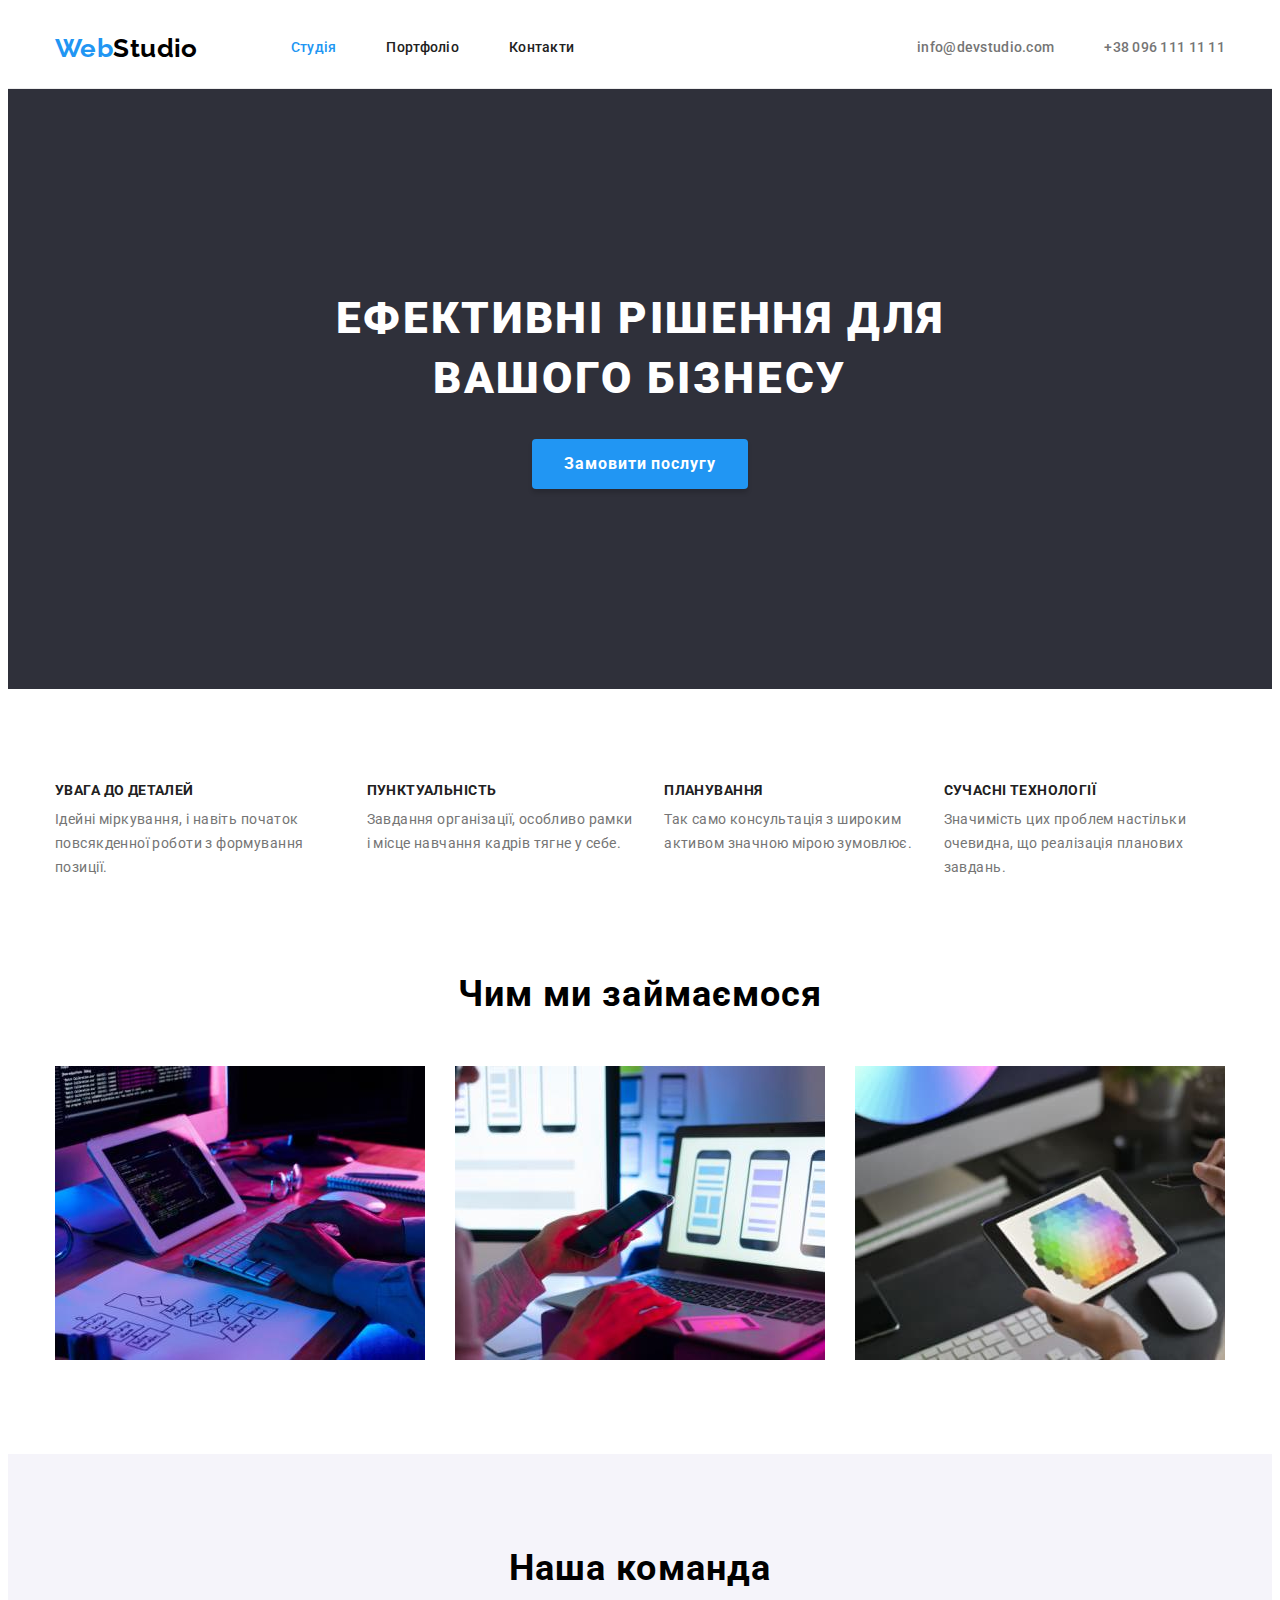
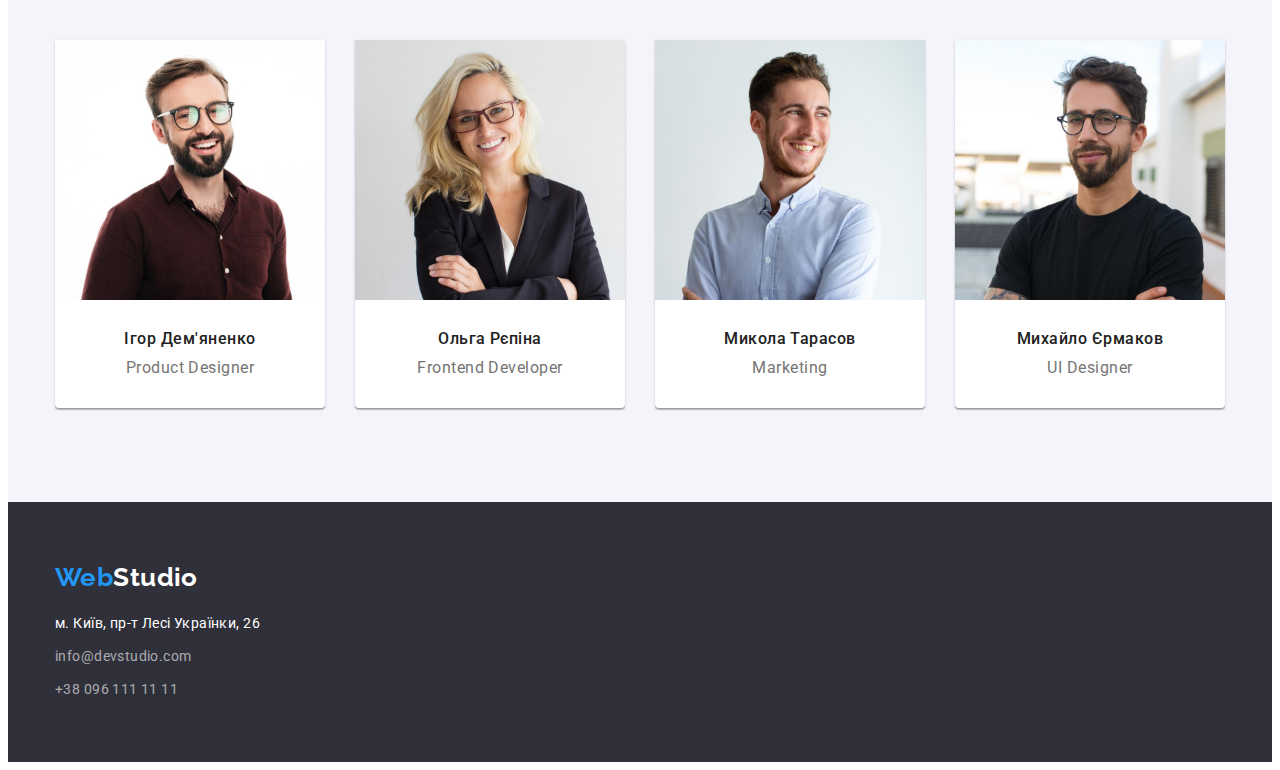
<file: index.html>
<!DOCTYPE html>
<html lang="uk">
  <head>
    <meta charset="UTF-8" />
    <meta http-equiv="X-UA-Compatible" content="IE=edge" />
    <meta name="viewport" content="width=device-width, initial-scale=1.0" />
    <title>Студія</title>
    <link rel="preconnect" href="https://fonts.googleapis.com" />
    <link rel="preconnect" href="https://fonts.gstatic.com" crossorigin />
    <link
      rel="stylesheet"
      href="https://cdnjs.cloudflare.com/ajax/libs/modern-normalize/1.1.0/modern-normalize.min.css"
      integrity="sha512-wpPYUAdjBVSE4KJnH1VR1HeZfpl1ub8YT/NKx4PuQ5NmX2tKuGu6U/JRp5y+Y8XG2tV+wKQpNHVUX03MfMFn9Q=="
      crossorigin="anonymous"
      referrerpolicy="no-referrer"
    />
    <link
      href="https://fonts.googleapis.com/css2?family=Raleway:wght@700&family=Roboto:wght@400;500;700;900&display=swap"
      rel="stylesheet"
    />
    <link rel="stylesheet" href="./css/styles.css" />
  </head>
  <body>
    <!-- Header -->
      <header class="header">
        <div class="container header-container">
        <a class="logo" lang="en" href="./index.html">Web<span class="logo-studio">Studio</span></a>
        <nav class="main-menu">
        <ul class="site-nav">
          <li><a class="nav-link link current" href="./index.html">Студія</a></li>
          <li><a class="nav-link link" href="./portfolio.html">Портфоліо</a></li>
          <li><a class="nav-link link" href="#">Контакти</a></li>
        </ul>
      </nav>
      <ul class="contacts">
        <li><a class="contacts-email nav-link" href="mailto:info@devstudio.com">info@devstudio.com</a></li>
        <li><a class="contacts-phone nav-link" href="tel:+380961111111">+38 096 111 11 11</a></li>
      </ul>
      </div>
    </header>
    <!-- Main section -->
    <main>
      <!-- Hero -->
      <section class="hero">
 
         <div class="container">

        <h1 class="main-title">Ефективні рішення для вашого бізнесу</h1>
        <button class="primary-button" type="button">Замовити послугу</button>

         </div>
        
      </section>
      <!-- what we have? -->
      <section class="section">
        <div class="container">
          <h2 class="hidden-title">Переваги</h2>
        <ul class="benefits">
          <li>
            <h3 class="benefits-title">Увага до деталей</h3>
            <p class="benefits-paragraph">
              Ідейні міркування, і навіть початок повсякденної роботи з формування позиції.
            </p>
          </li>
          <li>
            <h3 class="benefits-title">Пунктуальність</h3>
            <p class="benefits-paragraph">
              Завдання організації, особливо рамки і місце навчання кадрів тягне у себе.
            </p>
          </li>

          <li>
            <h3 class="benefits-title">Планування</h3>
            <p class="benefits-paragraph">
              Так само консультація з широким активом значною мірою зумовлює.
            </p>
          </li>
          <li>
            <h3 class="benefits-title">Сучасні технології</h3>
            <p class="benefits-paragraph">
              Значимість цих проблем настільки очевидна, що реалізація планових завдань.
            </p>
          </li>
        </ul>
        </div>
      </section>
      <!-- What we do? -->
      <section class="section what-we-do">
       <div class="container">
         <h2 class="primary-title">Чим ми займаємося</h2>
        <ul class="what-we-do-photo">
          <li><img src="./Images/img.jpg" width="370" height="294" alt="приклад1" /></li>
          <li><img src="./Images/img(1).jpg" width="370" height="294" alt="приклад2" /></li>
          <li><img src="./Images/img(2).jpg" width="370" height="294" alt="приклад3" /></li>
        </ul>
        </div>
      </section> 
      <!-- Our team -->
      <section class="our-team section">
        <div class="container">
          <h2 class="primary-title">Наша команда</h2>
        <ul class="our-team-list">
          <div class="member-container">
            <li>
            <img src="./Images/worker1.jpg" width="270" height="260" alt="worker1" />
            <div class="member-info">
              <h3 class="our-team-title">Ігор Дем'яненко</h3>
            <p class="our-team-paragraph" lang="en">Product Designer</p>
            </div>
          </li>
          </div>
          <div class="member-container">
            <li>
            <img src="./Images/worker2.jpg" width="270" height="260" alt="worker2" />
            <div class="member-info">
              <h3 class="our-team-title">Ольга Рєпіна</h3>
            <p class="our-team-paragraph" lang="en">Frontend Developer</p>
            </div>
          </li>
          </div>
        <div class="member-container">
            <li>
            <img src="./Images/worker3.jpg" width="270" height="260" alt="worker3" />
            <div class="member-info">
              <h3 class="our-team-title">Микола Тарасов</h3>
            <p class="our-team-paragraph" lang="en">Marketing</p>
            </div>
          </li>
        </div>
          <div class="member-container">
            <li>
            <img src="./Images/worker4.jpg" width="270" height="260" alt="worker4" />
            <div class="member-info">
              <h3 class="our-team-title">Михайло Єрмаков</h3>
            <p class="our-team-paragraph" lang="en">UI Designer</p>
            </div>
          </li>
          </div>
        </ul>
        </div>
      </section>
    </main>
    <!-- Footer -->
    <footer class="footer">
      <div class="container">
        <a class="logo" lang="en" href="./index.html"
        >Web<span class="logo-studio-footer">Studio</span></a>
      <address class="address-bar">
        <ul class="footer-address">
          <li>
            <a
              class="main-address"
              target="_blank"
              rel="noopener noreferrer nofollow"
              href="https://goo.gl/maps/YBQsW2oM5pBxSqpX7"
              >м. Київ, пр-т Лесі Українки, 26</a
            >
          </li>
          <li class="footer-link">
            <a class="footer-phone-mail" href="mailto:info@devstudio.com">info@devstudio.com</a>
          </li>
          <li class="footer-link"><a class="footer-phone-mail" href="tel:+380961111111">+38 096 111 11 11</a></li>
        </ul>
      </div>
      </address>
    </footer>
  </body>
</html>
</file>
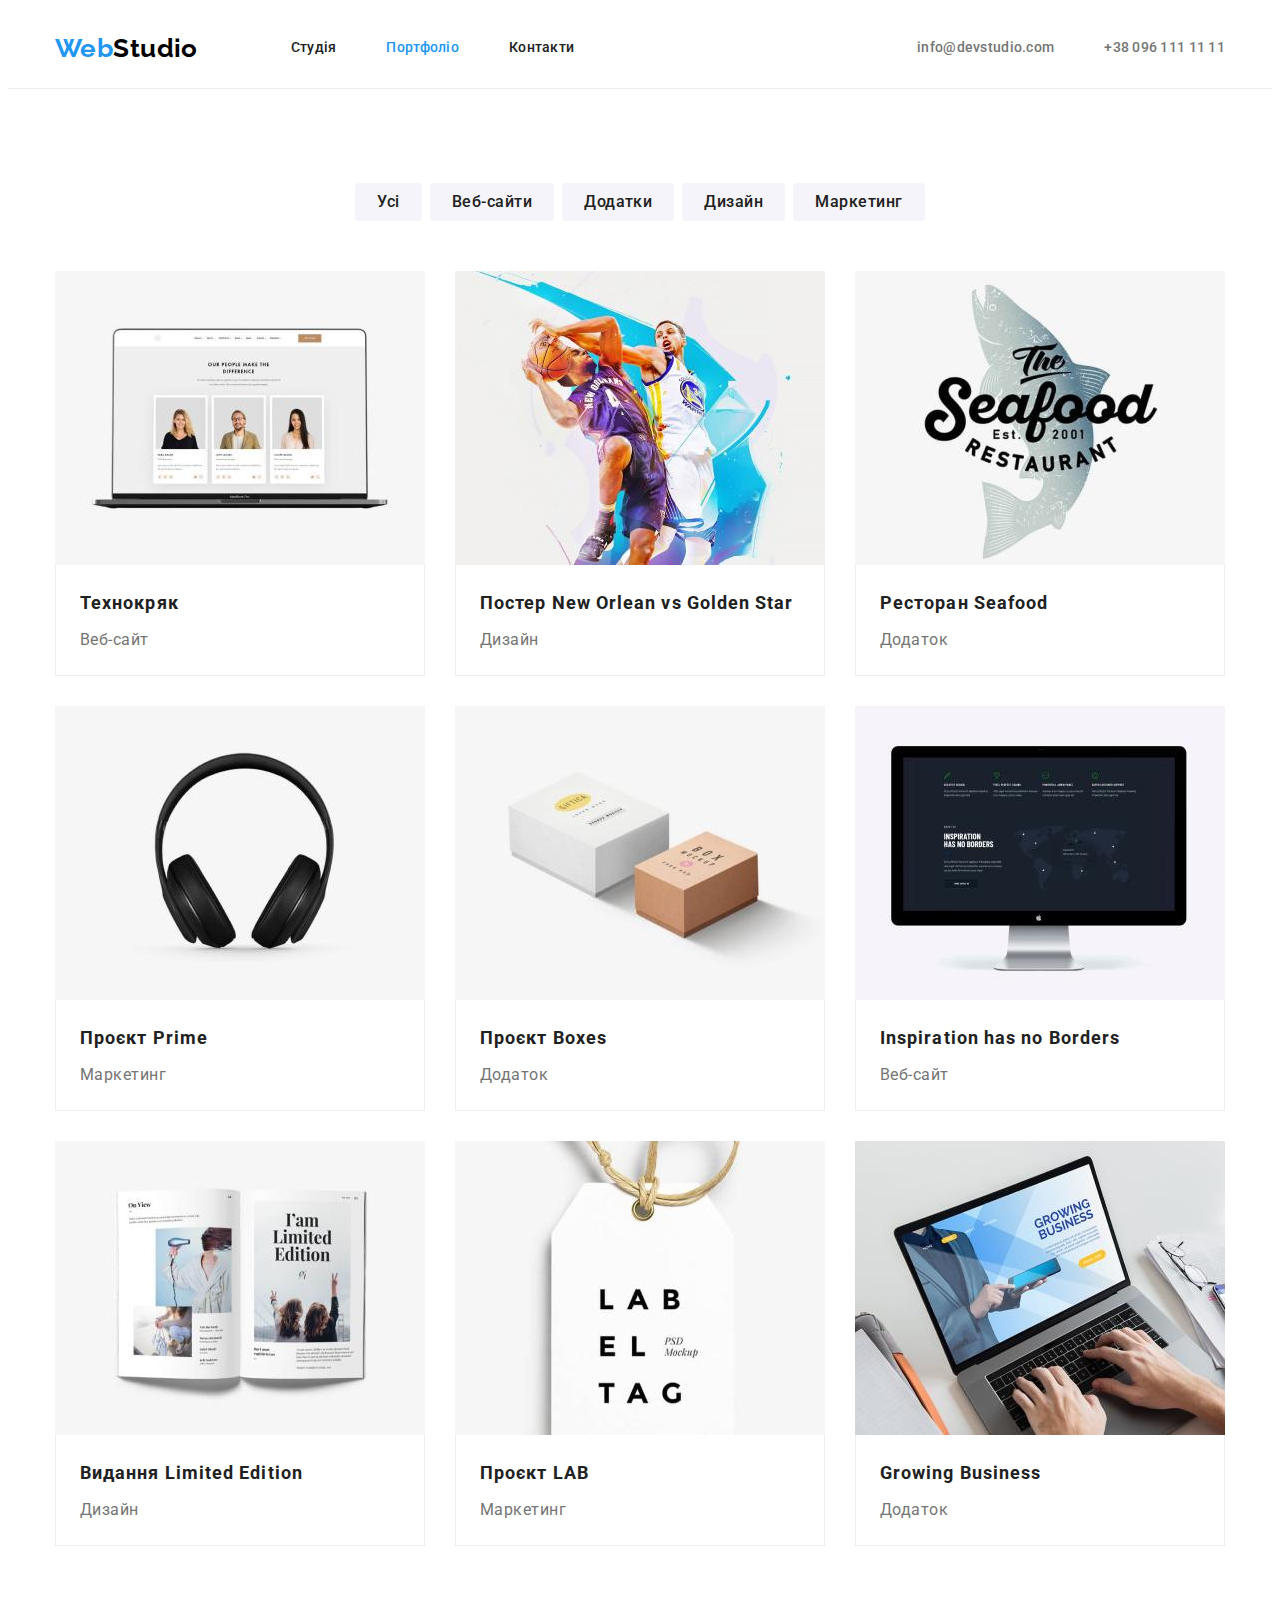
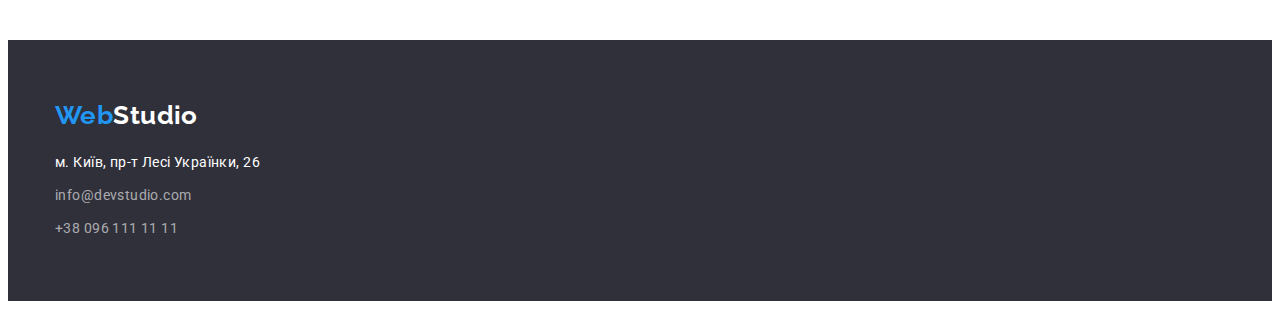
<file: portfolio.html>
<!DOCTYPE html>
<html lang="uk">
  <head>
    <meta charset="UTF-8" />
    <meta http-equiv="X-UA-Compatible" content="IE=edge" />
    <meta name="viewport" content="width=device-width, initial-scale=1.0" />
    <title>Портфоліо</title>
    <link
      rel="stylesheet"
      href="https://cdnjs.cloudflare.com/ajax/libs/modern-normalize/1.1.0/modern-normalize.min.css"
      integrity="sha512-wpPYUAdjBVSE4KJnH1VR1HeZfpl1ub8YT/NKx4PuQ5NmX2tKuGu6U/JRp5y+Y8XG2tV+wKQpNHVUX03MfMFn9Q=="
      crossorigin="anonymous"
      referrerpolicy="no-referrer"
    />
    <link
      href="https://fonts.googleapis.com/css2?family=Raleway:wght@700&family=Roboto:wght@400;500;700;900&display=swap"
      rel="stylesheet"
    />
    <link rel="stylesheet" href="./css/styles.css" />
  </head>
  <body>
    <!-- Header -->
      <header class="header">
        <div class="container header-container">
        <a class="logo" lang="en" href="./index.html">Web<span class="logo-studio">Studio</span></a>
        <nav class="main-menu">
        <ul class="site-nav">
          <li><a class="nav-link link" href="./index.html">Студія</a></li>
          <li><a class="nav-link link current" href="./portfolio.html">Портфоліо</a></li>
          <li><a class="nav-link link" href="#">Контакти</a></li>
        </ul>
      </nav>
      <ul class="contacts">
        <li><a class="contacts-email nav-link" href="mailto:info@devstudio.com">info@devstudio.com</a></li>
        <li><a class="contacts-phone nav-link" href="tel:+380961111111">+38 096 111 11 11</a></li>
      </ul>
      </div>
    </header>
    <!-- Main section -->
    <main>
      <!-- Hero -->
      <section class="section">
       <div class="container">
         <h1 class="hidden-title">Портфоліо</h1>
        <ul class="filters">
          <li><button class="filter-button" type="button">Усі</button></li>
          <li><button class="filter-button" type="button">Веб-сайти</button></li>
          <li><button class="filter-button" type="button">Додатки</button></li>
          <li><button class="filter-button" type="button">Дизайн</button></li>
          <li><button class="filter-button" type="button">Маркетинг</button></li>
        </ul>
        <ul class="photo-list">
          <li class="photo-item">
            <img
              src="./Images/img_portfolio(1).jpg"
              alt="image_example_1"
              width="370"
              height="294"
            />
            <div class="portfolio-container">
              <h2 class="portfolio-title">Технокряк</h2>
            <p class="portfolio-paragraph">Веб-сайт</p>
            </div>
          </li>
          <li class="photo-item">
            <img
              src="./Images/img_portfolio2(1).jpg"
              alt="image_example_2"
              width="370"
              height="294"
            />
            <div class="portfolio-container">
              <h2 class="portfolio-title">Постер <span lang="en">New Orlean vs Golden Star</span></h2>
            <p class="portfolio-paragraph">Дизайн</p>
            </div>
          </li>
          <li class="photo-item">
            <img
              src="./Images/img_portfolio3(1).jpg"
              alt="image_example_3"
              width="370"
              height="294"
            />
            <div class="portfolio-container">
              <h2 class="portfolio-title">Ресторан <span lang="en">Seafood</span></h2>
            <p class="portfolio-paragraph">Додаток</p>
            </div>
          </li>
          <li class="photo-item">
            <img
              src="./Images/img_portfolio4(1).jpg"
              alt="image_example_4"
              width="370"
              height="294"
            />
            <div class="portfolio-container">
              <h2 class="portfolio-title">Проєкт <span lang="en">Prime</span></h2>
            <p class="portfolio-paragraph">Маркетинг</p>
            </div>
          </li>
          <li class="photo-item">
            <img
              src="./Images/img_portfolio5(1).jpg"
              alt="image_example_5"
              width="370"
              height="294"
            />
            <div class="portfolio-container">
              <h2 class="portfolio-title">Проєкт <span lang="en">Boxes</span></h2>
            <p class="portfolio-paragraph">Додаток</p>
            </div>
          </li>
          <li class="photo-item">
            <img
              src="./Images/img_portfolio6(1).jpg"
              alt="image_example_6"
              width="370"
              height="294"
            />
            <div class="portfolio-container">
              <h2 class="portfolio-title" lang="en">Inspiration has no Borders</h2>
            <p class="portfolio-paragraph">Веб-сайт</p>
            </div>
          </li>
          <li class="photo-item">
            <img
              src="./Images/img_portfolio7(1).jpg"
              alt="image_example_7"
              width="370"
              height="294"
            />
            <div class="portfolio-container">
              <h2 class="portfolio-title">Видання <span lang="en">Limited Edition</span></h2>
            <p class="portfolio-paragraph">Дизайн</p>
            </div>
          </li>
          <li class="photo-item">
            <img
              src="./Images/img_portfolio8(1).jpg"
              alt="image_example_8"
              width="370"
              height="294"
            />
            <div class="portfolio-container">
              <h2 class="portfolio-title">Проєкт LAB</h2>
            <p class="portfolio-paragraph">Маркетинг</p>
            </div>
          </li>
          <li class="photo-item">
            <img
              src="./Images/img_portfolio9(1).jpg"
              alt="image_example_9"
              width="370"
              height="294"
            />
            <div class="portfolio-container">
              <h2 class="portfolio-title" lang="en">Growing Business</h2>
            <p class="portfolio-paragraph">Додаток</p>
            </div>
          </li>
        </ul>
       </div>
      </section>
    </main>
    <!-- Footer -->
  <footer class="footer">
      <div class="container">
        <a class="logo" lang="en" href="./index.html"
        >Web<span class="logo-studio-footer">Studio</span></a>
      <address class="address-bar">
        <ul class="footer-address">
          <li>
            <a
              class="main-address"
              target="_blank"
              rel="noopener noreferrer nofollow"
              href="https://goo.gl/maps/YBQsW2oM5pBxSqpX7"
              >м. Київ, пр-т Лесі Українки, 26</a
            >
          </li>
          <li class="footer-link">
            <a class="footer-phone-mail" href="mailto:info@devstudio.com">info@devstudio.com</a>
          </li>
          <li class="footer-link"><a class="footer-phone-mail" href="tel:+380961111111">+38 096 111 11 11</a></li>
        </ul>
      </div>
      </address>
    </footer>
  </body>
</html>
</file>
<file: css/styles.css>
html {
  box-sizing: border-box;
}
*,
*::before,
*::after {
  box-sizing: inherit;
}

h1,
h2,
h3,
h4,
h5,
h6,
p {
  margin: 0;
}
ul {
  margin: 0;
  padding-left: 0;
  list-style: none;
}

img {
  display: block;
  max-width: 100%;
  height: auto;
}

body {
  background-color: var(--primary-background-color);
  font-family: 'Roboto', sans-serif;
  font-size: 14px;
  letter-spacing: 0.03em;
}
.container {
  width: 1200px;
  padding-right: 15px;
  padding-left: 15px;
  margin-left: auto;
  margin-right: auto;
}

.section {
  padding-top: 94px;
  padding-bottom: 94px;
}

button {
  display: block;
  cursor: pointer;
  border: none;
  border-radius: 4px;
}

:root {
  --primary-title-color: #212121;
  --paragraph-color: #757575;
  --primary-background-color: #ffffff;
  --accent-color: #2196f3;
  --additional-bg-color: #f5f4fa;
  --footer-bg-color: #2f303a;
  --hero-btn-hover: #188ce8;
  --items: 3;
  --indent: 30px;
}
/* Logotype */
.logo {
  font-family: 'Raleway';
  font-weight: 700;
  font-size: 26px;
  line-height: 1.19;
  text-decoration: none;
  color: var(--accent-color);
}
.logo-studio {
  color: #000000;
}

.logo-studio-footer {
  color: #ffffff;
}
/* Header*/
.site-nav,
.link {
  font-weight: 500;
  line-height: 1.14;
  letter-spacing: 0.02em;
  list-style: none;
  text-decoration: none;
  color: var(--primary-title-color);
}

.site-nav,
.link:hover,
.site-nav,
.link:focus {
  color: var(--accent-color);
}
.current {
  color: var(--accent-color);
}
.contacts {
  list-style: none;

  display: flex;
  gap: 50px;
  margin-left: auto;
}
.contacts-email {
  font-weight: 500;
  line-height: 1.14;
  letter-spacing: 0.02em;
  color: var(--paragraph-color);
  text-decoration: none;
}
.contacts-email:hover,
.contacts-phone:hover {
  color: var(--accent-color);
}
.contacts-email:focus,
.contacts-phone:focus {
  color: var(--accent-color);
}
.contacts-phone {
  font-weight: 500;
  line-height: 1.14;
  letter-spacing: 0.02em;
  color: var(--paragraph-color);
  text-decoration: none;
}

.nav-link {
  display: block;
  padding-top: 32px;
  padding-bottom: 32px;
}
.header {
  border-bottom-color: rgb(236, 236, 236);
  border-bottom-style: solid;
  border-bottom-width: 1px;
}

.header-container {
  display: flex;
  align-items: center;
}
.site-nav {
  display: flex;
  gap: 50px;
}
.main-menu {
margin-left: 93px;
}

/* Hero */
.hero {
  background-color: var(--footer-bg-color);
  padding: 200px 0;
  text-align: center;
}

.main-title {
  width: 696px;
  margin: 0 auto;
  font-weight: 900;
  font-size: 44px;
  line-height: 1.36;
  text-align: center;
  letter-spacing: 0.06em;
  text-transform: uppercase;
  color: var(--primary-background-color);

  
}
.primary-button {
  display: block;
  padding: 10px 32px 10px 32px;
  margin: 0 auto;
  margin-top: 30px;

  background-color: var(--accent-color);
  box-shadow: 0px 4px 4px rgba(0, 0, 0, 0.15);
  border-radius: 4px;
  color: var(--primary-background-color);
  cursor: pointer;
  font-family: 'Roboto';
  font-weight: 700;
  font-size: 16px;
  line-height: 1.87;
  letter-spacing: 0.06em;
  border: none;
}
.primary-button:hover,
.primary-button:focus {
  background-color: var(--hero-btn-hover);
}
/* what we have? */

.hidden-title {
  position: absolute;
  white-space: nowrap;
  width: 1px;
  height: 1px;
  overflow: hidden;
  border: 0;
  padding: 0;
  clip: rect(0 0 0 0);
  clip-path: inset(50%);
  margin: -1px;
}

.benefits {
  display: flex;
  gap: 30px;
}
.benefits-title {
  font-weight: 700;
  line-height: 1.14;
  text-transform: uppercase;
  color: var(--primary-title-color);
  font-size: 14px;
  margin-bottom: 10px;
}
.benefits-paragraph {
  line-height: 1.71;
  color: var(--paragraph-color);
}
/* what we do */
.primary-title {
  font-family: 'Roboto';
  font-weight: 700;
  font-size: 36px;
  line-height: 1.16;
  text-align: center;
  letter-spacing: 0.03em;
}
.what-we-do-photo {
  display: flex;
  gap: 30px;


  margin-top: 50px;
}
.what-we-do {
  padding-top: 0;
}
/* Our team */
.our-team {
  background-color: var(--additional-bg-color);
}
.our-team-list {
  display: flex;
  gap: 30px;
  margin-top: 50px;
}

.member-info {
  padding: 30px 0;
}

.member-container {
  background: #ffffff;
  box-shadow: 0px 1px 3px rgba(0, 0, 0, 0.12), 0px 1px 1px rgba(0, 0, 0, 0.14),
    0px 2px 1px rgba(0, 0, 0, 0.2);
  border-radius: 0px 0px 4px 4px;
}

.our-team-title {
  font-family: 'Roboto';
  font-weight: 500;
  font-size: 16px;
  line-height: 1.18;
  text-align: center;
  letter-spacing: 0.03em;
  color: var(--primary-title-color);
  margin-bottom: 10px;
}
.our-team-paragraph {
  font-family: 'Roboto';
  font-size: 16px;
  line-height: 1.18;
  text-align: center;
  letter-spacing: 0.03em;
  color: var(--paragraph-color);
}

/* Footer  */
.footer {
  background-color: var(--footer-bg-color);
  padding-top: 60px;
  padding-bottom: 60px;
}
.footer-address {
  font-style: normal;
}
.address-bar {
  margin-top: 20px;
}
.footer-phone-mail {
  font-family: 'Roboto';
  font-size: 14px;
  line-height: 1.71;
  letter-spacing: 0.03em;
  color: rgba(255, 255, 255, 0.6);
  text-decoration: none;
}
.footer-phone-mail:hover,
.footer-phone-mail:focus {
  color: var(--accent-color);
}
.main-address {
  font-family: 'Roboto';
  font-size: 14px;
  line-height: 1.71;
  letter-spacing: 0.03em;
  color: var(--primary-background-color);
  text-decoration: none;
}
.footer-link:not(:first-child) {
  margin-top: 9px;
}
.main-address:hover,
.main-address:focus {
  color: var(--accent-color);
}
/* Portfolio page */
.filters {
  display: flex;
  justify-content: center;
  gap: 8px;
}
.filter-button {
  font-family: 'Roboto';
  font-weight: 500;
  font-size: 16px;
  line-height: 1.62;
  text-align: center;
  letter-spacing: 0.03em;
  cursor: pointer;
  background-color: var(--additional-bg-color);
  color: var(--primary-title-color);
  border: none;
  border-radius: 4px;
  padding: 6px 22px;
}

.filter-button:hover,
.filter-button:focus {
  background-color: var(--accent-color);
  color: var(--primary-background-color);
  box-shadow: 0px 3px 1px rgba(0, 0, 0, 0.1), 0px 1px 2px rgba(0, 0, 0, 0.08),
    0px 2px 2px rgba(0, 0, 0, 0.12);
  border-radius: 4px;
}
.photo-list {
  display: flex;
  flex-wrap: wrap;
  gap: var(--indent);
  margin-top: 50px;
}
.photo-item {
    flex-basis: calc((100%-30px * 2))/3;
}
.portfolio-title {
  font-weight: 700;
  font-size: 18px;
  line-height: 2;
  letter-spacing: 0.06em;
  color: var(--primary-title-color);
}
.portfolio-paragraph {
  font-size: 16px;
  line-height: 1.88;
  letter-spacing: 0.03em;
  color: var(--paragraph-color);
  
  margin-top: 4px;
}

.portfolio-container {
    border: 1px solid #EEEEEE;

    padding: 20px 24px;
    border-top: none;
}
</file>
